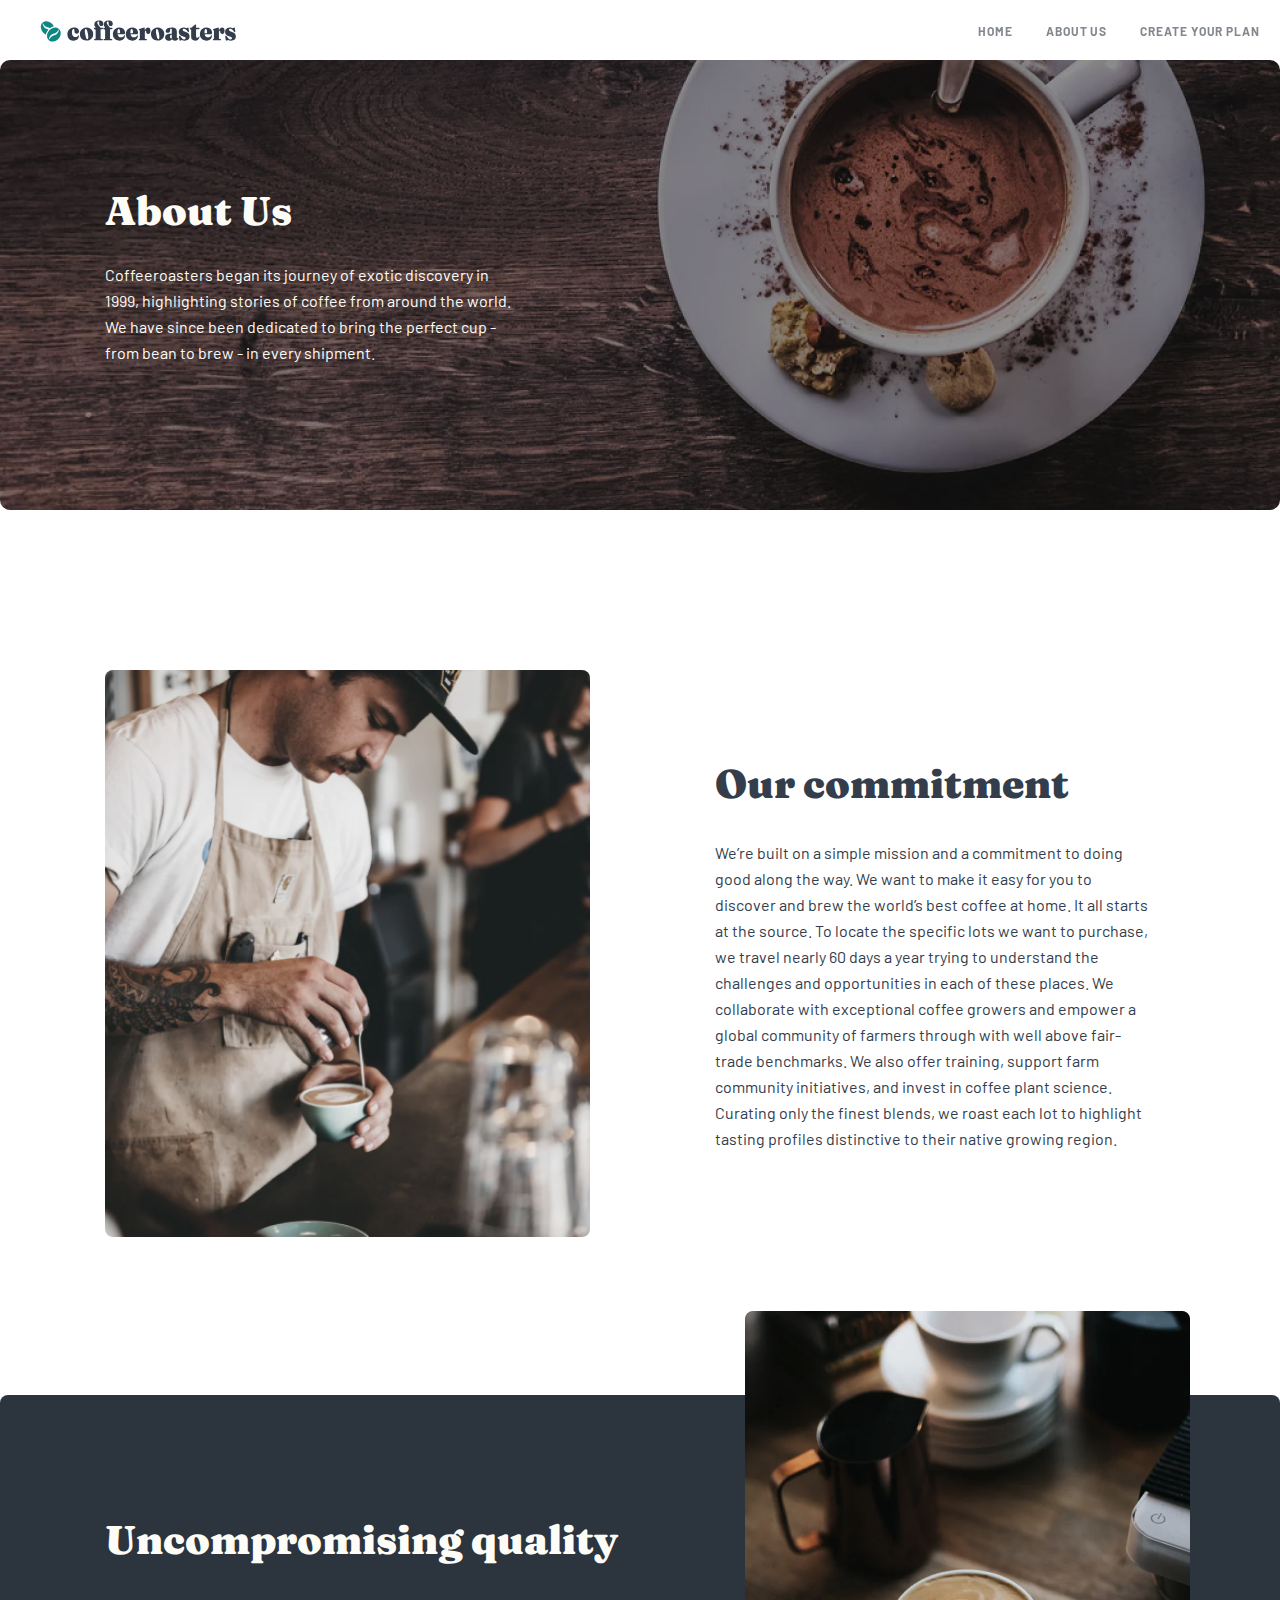
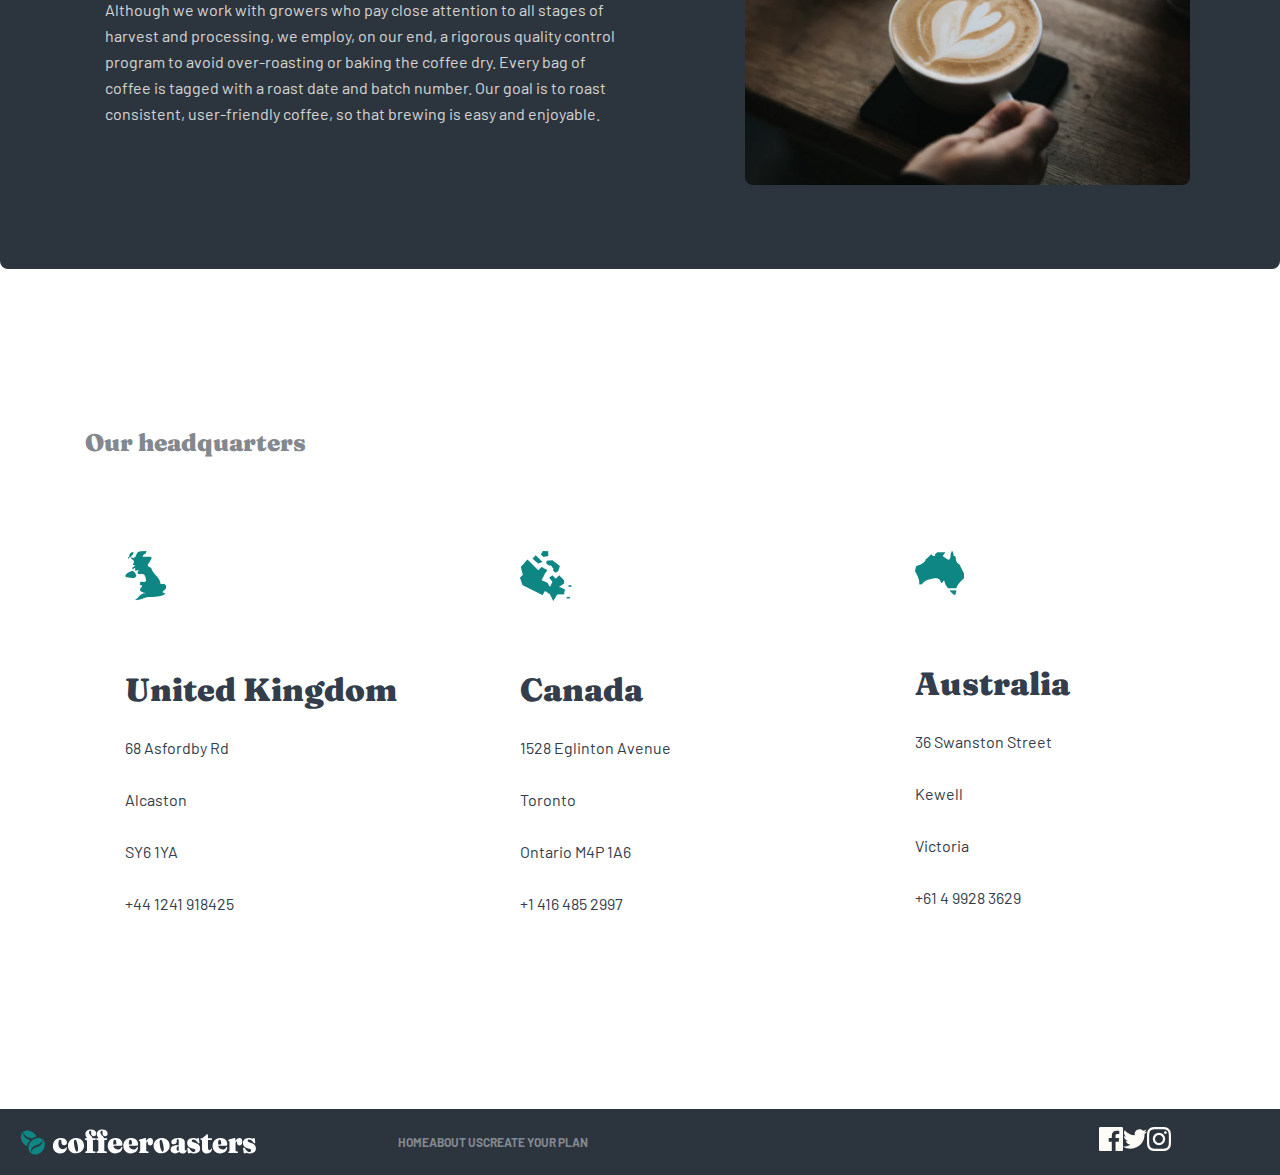
<file: index.html>
<!DOCTYPE html>
<html lang="en">
<head>
    <meta charset="UTF-8">
    <meta name="viewport" content="width=device-width, initial-scale=1.0">
    <link rel="stylesheet" href="./main/main.min.css">
    <title>Cooofffeee</title>
</head>
<body>
    
    <header class="header">
        <div class="container">
            <a class="header__link" href="#">
                <img class="header__logo" src="./img/logo.svg" 
                alt="Rasm Logotip" width="236" height="26">
                <img class="header__response" src="./img/ResponseHeader.svg" 
                alt="Logotip_Responsive" width="163" height="18px">
            </a>

            <nav class="nav">
                <ul class="nav__list">
                    <li class="nav__item">
                        <a class="nav__link" href="#">Home</a>
                    </li>

                    <li class="nav__item">
                        <a class="nav__link" href="#">About Us</a>
                    </li>

                    <li class="nav__item">
                        <a class="nav__link" href="#">Create your Plan</a>
                    </li>
                </ul>
            </nav>

            <button class="nav__button"></button>
        </div>
    </header>

    <main class="main">
        <section class="hero">
            <div class="container">
                <div class="hero__info">
                    <h1 class="hero__info--heading">About Us</h1>
                    <p class="hero__info--text">Coffeeroasters began its journey of exotic discovery in 1999, highlighting stories of coffee from around the world. We have since been dedicated to bring the perfect cup - from bean to brew - in every shipment.</p>
                </div>
            </div>
        </section>

        <section class="about">
            <div class="container">
                <img class="about__img" src="./img/Coffee_Preparing.png"
                 alt="Coffee_Worker" width="485" height="606">

                <div class="about__info">
                    <h2 class="about__heading">Our commitment</h2>
                    <p class="about__text">We’re built on a simple mission and a commitment to doing good along the way. We want to make it easy for you to discover and brew the world’s best coffee at home. It all starts at the source. To locate the specific lots we want to purchase, we travel nearly 60 days a year trying to understand the challenges and opportunities in each of these places. We collaborate with exceptional coffee growers and empower a global community of farmers through with well above fair-trade benchmarks. We also offer training, support farm community initiatives, and invest in coffee plant science. Curating only the finest blends, we roast each lot to highlight tasting profiles distinctive to their native growing region.</p>
                </div>
            </div>
        </section>

        <section class="fizik">
            <div class="container">
                <div class="fizik__image"></div>

                <div class="fizik__info">
                    <h2 class="fizik__heading">Uncompromising quality</h2>
                    <p class="fizik__text">Although we work with growers who pay close attention to all stages of harvest and processing, we employ, on our end, a rigorous quality control program to avoid over-roasting or baking the coffee dry. Every bag of coffee is tagged with a roast date and batch number. Our goal is to roast consistent, user-friendly coffee, so that brewing is easy and enjoyable.</p>
                </div>
            </div>
        </section>

        <section class="mouse">
            <div class="container">
                <h2 class="mouse__title">Our headquarters</h2>

                <ul class="mouse__list">
                    <li class="mouse__item">
                        <img class="mouse__img" src="./img/United_Kingdom.png" alt="Coffee_Map">
                        <h2 class="mouse__heading">United Kingdom</h2>
                        <p class="mouse__text">68 Asfordby Rd <br><br>
                            Alcaston <br><br>
                            SY6 1YA <br> <br>
                            +44 1241 918425</p>
                    </li>

                    <li class="mouse__item">
                        <img class="mouse__img" src="./img/Canada.png" alt="Coffee_Map">
                        <h2 class="mouse__heading">Canada</h2>
                        <p class="mouse__text">1528  Eglinton Avenue <br><br>
                            Toronto <br><br>
                            Ontario M4P 1A6 <br><br>
                            +1 416 485 2997</p>
                    </li>

                    <li class="mouse__item">
                        <img class="mouse__img" src="./img/Australia.png" alt="Coffee_Map">
                        <h2 class="mouse__heading">Australia</h2>
                        <p class="mouse__text">36 Swanston Street <br><br>
                            Kewell <br><br>
                            Victoria <br><br>
                            +61 4 9928 3629</p>
                    </li>
                </ul>
            </div>
        </section>
    </main>

    <footer class="footer">
        <div class="container">
            <a class="footer__link" href="#">
                <img class="footer__img" src="./img/FooterLogo.svg" 
                alt="logo" width="236" height="26">
            </a>

            <nav class="november">
                <ul class="november__list">
                    <li class="november__item">
                        <a class="november__link" href="#">Home</a>
                    </li>

                    <li class="november__item">
                        <a class="november__link" href="#">About Us</a>
                    </li>

                    <li class="november__item">
                        <a class="november__link" href="#">Create your Plan</a>
                    </li>
                </ul>
            </nav>

            <nav class="november november__info">
                <ul class="november__list">
                    <li class="november__item november__schedule">
                        <a class="nav__link " href="#">
                            <svg width="24" height="24" viewBox="0 0 24 24" fill="none" xmlns="http://www.w3.org/2000/svg">
                                <path d="M22.675 0H1.325C0.593 0 0 0.593 0 1.325V22.676C0 23.407 0.593 24 1.325 24H12.82V14.706H9.692V11.084H12.82V8.413C12.82 5.313 14.713 3.625 17.479 3.625C18.804 3.625 19.942 3.724 20.274 3.768V7.008L18.356 7.009C16.852 7.009 16.561 7.724 16.561 8.772V11.085H20.148L19.681 14.707H16.561V24H22.677C23.407 24 24 23.407 24 22.675V1.325C24 0.593 23.407 0 22.675 0Z" fill="#FEFCF7"/>
                                </svg>                                
                        </a>
                    </li>

                    <li class="november__item november__schedule">
                        <a class="nav__link " href="#">
                            <svg width="24" height="20" viewBox="0 0 24 20" fill="none" xmlns="http://www.w3.org/2000/svg">
                                <path d="M24 2.55705C23.117 2.94905 22.168 3.21305 21.172 3.33205C22.189 2.72305 22.97 1.75805 23.337 0.608047C22.386 1.17205 21.332 1.58205 20.21 1.80305C19.313 0.846047 18.032 0.248047 16.616 0.248047C13.437 0.248047 11.101 3.21405 11.819 6.29305C7.728 6.08805 4.1 4.12805 1.671 1.14905C0.381 3.36205 1.002 6.25705 3.194 7.72305C2.388 7.69705 1.628 7.47605 0.965 7.10705C0.911 9.38805 2.546 11.522 4.914 11.997C4.221 12.185 3.462 12.229 2.69 12.081C3.316 14.037 5.134 15.46 7.29 15.5C5.22 17.123 2.612 17.848 0 17.54C2.179 18.937 4.768 19.752 7.548 19.752C16.69 19.752 21.855 12.031 21.543 5.10605C22.505 4.41105 23.34 3.54405 24 2.55705Z" fill="#FEFCF7"/>
                                </svg>                                
                        </a>
                    </li>

                    <li class="november__item november__schedule">
                        <a class="nav__link " href="#">
                            <svg width="24" height="24" viewBox="0 0 24 24" fill="none" xmlns="http://www.w3.org/2000/svg">
                                <path fill-rule="evenodd" clip-rule="evenodd" d="M12 0C8.741 0 8.333 0.014 7.053 0.072C2.695 0.272 0.273 2.69 0.073 7.052C0.014 8.333 0 8.741 0 12C0 15.259 0.014 15.668 0.072 16.948C0.272 21.306 2.69 23.728 7.052 23.928C8.333 23.986 8.741 24 12 24C15.259 24 15.668 23.986 16.948 23.928C21.302 23.728 23.73 21.31 23.927 16.948C23.986 15.668 24 15.259 24 12C24 8.741 23.986 8.333 23.928 7.053C23.732 2.699 21.311 0.273 16.949 0.073C15.668 0.014 15.259 0 12 0ZM12 2.163C15.204 2.163 15.584 2.175 16.85 2.233C20.102 2.381 21.621 3.924 21.769 7.152C21.827 8.417 21.838 8.797 21.838 12.001C21.838 15.206 21.826 15.585 21.769 16.85C21.62 20.075 20.105 21.621 16.85 21.769C15.584 21.827 15.206 21.839 12 21.839C8.796 21.839 8.416 21.827 7.151 21.769C3.891 21.62 2.38 20.07 2.232 16.849C2.174 15.584 2.162 15.205 2.162 12C2.162 8.796 2.175 8.417 2.232 7.151C2.381 3.924 3.896 2.38 7.151 2.232C8.417 2.175 8.796 2.163 12 2.163ZM5.838 12C5.838 8.597 8.597 5.838 12 5.838C15.403 5.838 18.162 8.597 18.162 12C18.162 15.404 15.403 18.163 12 18.163C8.597 18.163 5.838 15.403 5.838 12ZM12 16C9.791 16 8 14.21 8 12C8 9.791 9.791 8 12 8C14.209 8 16 9.791 16 12C16 14.21 14.209 16 12 16ZM16.965 5.595C16.965 4.8 17.61 4.155 18.406 4.155C19.201 4.155 19.845 4.8 19.845 5.595C19.845 6.39 19.201 7.035 18.406 7.035C17.61 7.035 16.965 6.39 16.965 5.595Z" fill="#FEFCF7"/>
                                </svg>                                
                        </a>
                    </li>
                </ul>
            </nav>
        </div>
    </footer>
</body>
</html>
</file>
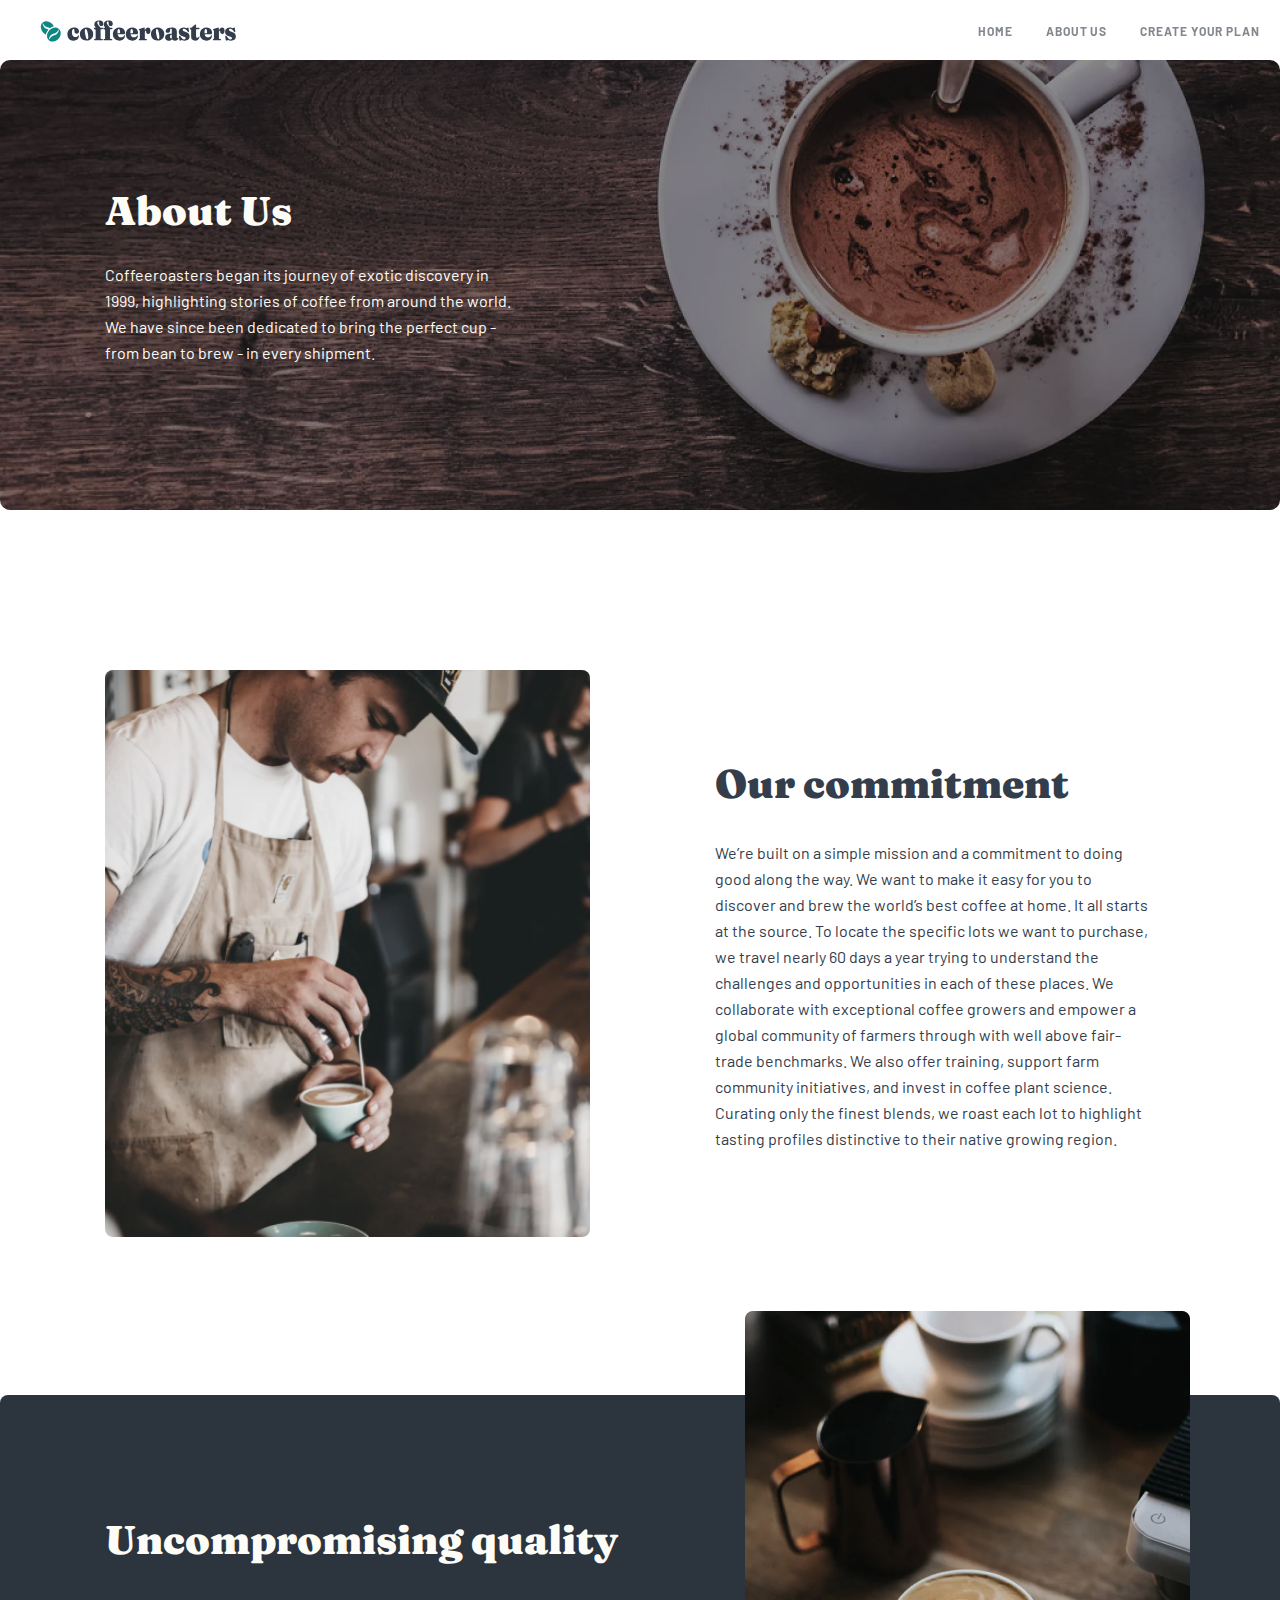
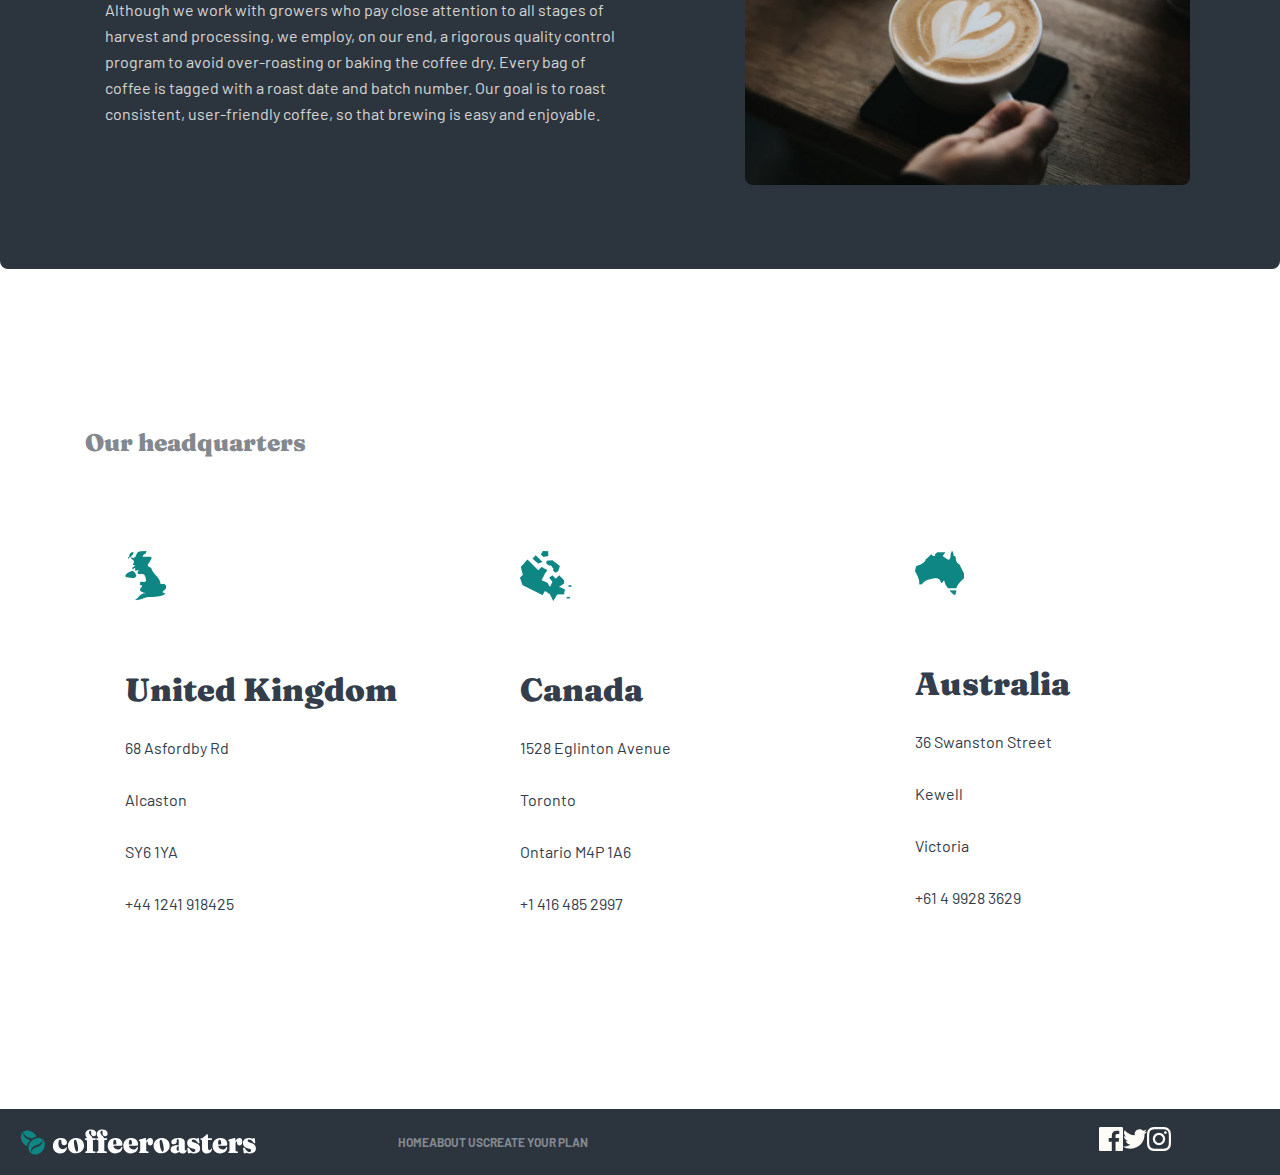
<file: execl/index.html>
<!DOCTYPE html>
<html lang="en">
<head>
    <meta charset="UTF-8">
    <meta name="viewport" content="width=device-width, initial-scale=1.0">
    <link rel="stylesheet" href="./main/main.min.css">
    <title>Cooofffeee</title>
</head>
<body>
    
    <header class="header">
        <div class="container">
            <a class="header__link" href="#">
                <img class="header__logo" src="./img/logo.svg" 
                alt="Rasm Logotip" width="236" height="26">
                <img class="header__response" src="./img/ResponseHeader.svg" 
                alt="Logotip_Responsive" width="163" height="18px">
            </a>

            <nav class="nav">
                <ul class="nav__list">
                    <li class="nav__item">
                        <a class="nav__link" href="#">Home</a>
                    </li>

                    <li class="nav__item">
                        <a class="nav__link" href="#">About Us</a>
                    </li>

                    <li class="nav__item">
                        <a class="nav__link" href="#">Create your Plan</a>
                    </li>
                </ul>
            </nav>

            <button class="nav__button"></button>
        </div>
    </header>

    <main class="main">
        <section class="hero">
            <div class="container">
                <div class="hero__info">
                    <h1 class="hero__info--heading">About Us</h1>
                    <p class="hero__info--text">Coffeeroasters began its journey of exotic discovery in 1999, highlighting stories of coffee from around the world. We have since been dedicated to bring the perfect cup - from bean to brew - in every shipment.</p>
                </div>
            </div>
        </section>

        <section class="about">
            <div class="container">
                <img class="about__img" src="./img/Coffee_Preparing.png"
                 alt="Coffee_Worker" width="485" height="606">

                <div class="about__info">
                    <h2 class="about__heading">Our commitment</h2>
                    <p class="about__text">We’re built on a simple mission and a commitment to doing good along the way. We want to make it easy for you to discover and brew the world’s best coffee at home. It all starts at the source. To locate the specific lots we want to purchase, we travel nearly 60 days a year trying to understand the challenges and opportunities in each of these places. We collaborate with exceptional coffee growers and empower a global community of farmers through with well above fair-trade benchmarks. We also offer training, support farm community initiatives, and invest in coffee plant science. Curating only the finest blends, we roast each lot to highlight tasting profiles distinctive to their native growing region.</p>
                </div>
            </div>
        </section>

        <section class="fizik">
            <div class="container">
                <div class="fizik__image"></div>

                <div class="fizik__info">
                    <h2 class="fizik__heading">Uncompromising quality</h2>
                    <p class="fizik__text">Although we work with growers who pay close attention to all stages of harvest and processing, we employ, on our end, a rigorous quality control program to avoid over-roasting or baking the coffee dry. Every bag of coffee is tagged with a roast date and batch number. Our goal is to roast consistent, user-friendly coffee, so that brewing is easy and enjoyable.</p>
                </div>
            </div>
        </section>

        <section class="mouse">
            <div class="container">
                <h2 class="mouse__title">Our headquarters</h2>

                <ul class="mouse__list">
                    <li class="mouse__item">
                        <img class="mouse__img" src="./img/United_Kingdom.png" alt="Coffee_Map">
                        <h2 class="mouse__heading">United Kingdom</h2>
                        <p class="mouse__text">68 Asfordby Rd <br><br>
                            Alcaston <br><br>
                            SY6 1YA <br> <br>
                            +44 1241 918425</p>
                    </li>

                    <li class="mouse__item">
                        <img class="mouse__img" src="./img/Canada.png" alt="Coffee_Map">
                        <h2 class="mouse__heading">Canada</h2>
                        <p class="mouse__text">1528  Eglinton Avenue <br><br>
                            Toronto <br><br>
                            Ontario M4P 1A6 <br><br>
                            +1 416 485 2997</p>
                    </li>

                    <li class="mouse__item">
                        <img class="mouse__img" src="./img/Australia.png" alt="Coffee_Map">
                        <h2 class="mouse__heading">Australia</h2>
                        <p class="mouse__text">36 Swanston Street <br><br>
                            Kewell <br><br>
                            Victoria <br><br>
                            +61 4 9928 3629</p>
                    </li>
                </ul>
            </div>
        </section>
    </main>

    <footer class="footer">
        <div class="container">
            <a class="footer__link" href="#">
                <img class="footer__img" src="./img/FooterLogo.svg" 
                alt="logo" width="236" height="26">
            </a>

            <nav class="november">
                <ul class="november__list">
                    <li class="november__item">
                        <a class="november__link" href="#">Home</a>
                    </li>

                    <li class="november__item">
                        <a class="november__link" href="#">About Us</a>
                    </li>

                    <li class="november__item">
                        <a class="november__link" href="#">Create your Plan</a>
                    </li>
                </ul>
            </nav>

            <nav class="november november__info">
                <ul class="november__list">
                    <li class="november__item november__schedule">
                        <a class="nav__link " href="#">
                            <svg width="24" height="24" viewBox="0 0 24 24" fill="none" xmlns="http://www.w3.org/2000/svg">
                                <path d="M22.675 0H1.325C0.593 0 0 0.593 0 1.325V22.676C0 23.407 0.593 24 1.325 24H12.82V14.706H9.692V11.084H12.82V8.413C12.82 5.313 14.713 3.625 17.479 3.625C18.804 3.625 19.942 3.724 20.274 3.768V7.008L18.356 7.009C16.852 7.009 16.561 7.724 16.561 8.772V11.085H20.148L19.681 14.707H16.561V24H22.677C23.407 24 24 23.407 24 22.675V1.325C24 0.593 23.407 0 22.675 0Z" fill="#FEFCF7"/>
                                </svg>                                
                        </a>
                    </li>

                    <li class="november__item november__schedule">
                        <a class="nav__link " href="#">
                            <svg width="24" height="20" viewBox="0 0 24 20" fill="none" xmlns="http://www.w3.org/2000/svg">
                                <path d="M24 2.55705C23.117 2.94905 22.168 3.21305 21.172 3.33205C22.189 2.72305 22.97 1.75805 23.337 0.608047C22.386 1.17205 21.332 1.58205 20.21 1.80305C19.313 0.846047 18.032 0.248047 16.616 0.248047C13.437 0.248047 11.101 3.21405 11.819 6.29305C7.728 6.08805 4.1 4.12805 1.671 1.14905C0.381 3.36205 1.002 6.25705 3.194 7.72305C2.388 7.69705 1.628 7.47605 0.965 7.10705C0.911 9.38805 2.546 11.522 4.914 11.997C4.221 12.185 3.462 12.229 2.69 12.081C3.316 14.037 5.134 15.46 7.29 15.5C5.22 17.123 2.612 17.848 0 17.54C2.179 18.937 4.768 19.752 7.548 19.752C16.69 19.752 21.855 12.031 21.543 5.10605C22.505 4.41105 23.34 3.54405 24 2.55705Z" fill="#FEFCF7"/>
                                </svg>                                
                        </a>
                    </li>

                    <li class="november__item november__schedule">
                        <a class="nav__link " href="#">
                            <svg width="24" height="24" viewBox="0 0 24 24" fill="none" xmlns="http://www.w3.org/2000/svg">
                                <path fill-rule="evenodd" clip-rule="evenodd" d="M12 0C8.741 0 8.333 0.014 7.053 0.072C2.695 0.272 0.273 2.69 0.073 7.052C0.014 8.333 0 8.741 0 12C0 15.259 0.014 15.668 0.072 16.948C0.272 21.306 2.69 23.728 7.052 23.928C8.333 23.986 8.741 24 12 24C15.259 24 15.668 23.986 16.948 23.928C21.302 23.728 23.73 21.31 23.927 16.948C23.986 15.668 24 15.259 24 12C24 8.741 23.986 8.333 23.928 7.053C23.732 2.699 21.311 0.273 16.949 0.073C15.668 0.014 15.259 0 12 0ZM12 2.163C15.204 2.163 15.584 2.175 16.85 2.233C20.102 2.381 21.621 3.924 21.769 7.152C21.827 8.417 21.838 8.797 21.838 12.001C21.838 15.206 21.826 15.585 21.769 16.85C21.62 20.075 20.105 21.621 16.85 21.769C15.584 21.827 15.206 21.839 12 21.839C8.796 21.839 8.416 21.827 7.151 21.769C3.891 21.62 2.38 20.07 2.232 16.849C2.174 15.584 2.162 15.205 2.162 12C2.162 8.796 2.175 8.417 2.232 7.151C2.381 3.924 3.896 2.38 7.151 2.232C8.417 2.175 8.796 2.163 12 2.163ZM5.838 12C5.838 8.597 8.597 5.838 12 5.838C15.403 5.838 18.162 8.597 18.162 12C18.162 15.404 15.403 18.163 12 18.163C8.597 18.163 5.838 15.403 5.838 12ZM12 16C9.791 16 8 14.21 8 12C8 9.791 9.791 8 12 8C14.209 8 16 9.791 16 12C16 14.21 14.209 16 12 16ZM16.965 5.595C16.965 4.8 17.61 4.155 18.406 4.155C19.201 4.155 19.845 4.8 19.845 5.595C19.845 6.39 19.201 7.035 18.406 7.035C17.61 7.035 16.965 6.39 16.965 5.595Z" fill="#FEFCF7"/>
                                </svg>                                
                        </a>
                    </li>
                </ul>
            </nav>
        </div>
    </footer>
</body>
</html>
</file>
<file: main/main.min.css>
.container {
  max-width: 1320px;
  width: 100%;
  padding: 0px 20px;
  margin: 0 auto;
}

.header {
  position: fixed;
  width: 100%;
  z-index: 1;
}

.header .container {
  display: flex;
  align-items: center;
  justify-content: space-between;
}
.header__logo {
  padding: 20px;
}

.nav__list {
  display: flex;
  align-items: center;
}
.nav__item + .nav__item {
  padding-left: 33px;
}
.nav__link {
  color: #83888F;
  font-family: Barlow;
  font-size: 12px;
  font-style: normal;
  font-weight: 700;
  line-height: 15px;
  letter-spacing: 0.923px;
  text-transform: uppercase;
}
.nav__link:hover {
  color: black;
}

.nav__button {
  display: none;
}

.header__response {
  display: none;
}

@media only screen and (max-width: 634px) {
  .nav {
    display: none;
  }
  .nav__button {
    display: block;
  }
}
@media only screen and (max-width: 450px) {
  .header__logo {
    display: none;
  }
  .header__response {
    display: block;
  }
}
.hero {
  z-index: -1;
  margin-top: 60px;
}
.hero .container {
  width: 1280px;
  height: 450px;
  background-image: url("../img/Coffee_Image.png");
  background-repeat: no-repeat;
  background-size: contain;
  border-radius: 10px;
}

.hero__info {
  width: 500px;
  padding: 0;
  margin: 0;
  padding-top: 100px;
  padding-left: 85px;
}
.hero__info--heading {
  color: #FEFCF7;
  font-family: "Fraunces";
  font-size: 40px;
  font-style: normal;
  font-weight: 900;
  line-height: 48px;
}
.hero__info--text {
  color: #FEFCF7;
  font-family: "Barlow";
  font-size: 16px;
  font-style: normal;
  font-weight: 400;
  line-height: 26px;
}

@media only screen and (-webkit-min-device-pixel-ratio: 2), only screen and (min--moz-device-pixwl-ratio: 2), only screen and (min-device-pixel-ratio: 2), only screen and (min-resolution: 192dpi), only screen and (min-resolution: 2ddpx) {
  .hero .container {
    background-image: url(../img/fake.png);
    width: 1280px;
    height: 450px;
    background-repeat: no-repeat;
    background-size: contain;
    border-radius: 10px;
  }
}
.about {
  z-index: -1;
  margin-top: 160px;
}
.about .container {
  display: flex;
}
.about__img {
  margin-left: 85px;
  border-radius: 8px;
}
.about__info {
  padding-left: 125px;
  padding-top: 90px;
  width: 560px;
}
.about__heading {
  margin: 0;
  padding: 0;
  padding-bottom: 32px;
  color: #333D4B;
  font-family: "Fraunces";
  font-size: 40px;
  font-style: normal;
  font-weight: 900;
  line-height: 48px;
}
.about__text {
  padding: 0;
  margin: 0;
  color: #333D4B;
  font-family: "Barlow";
  font-size: 16px;
  font-style: normal;
  font-weight: 400;
  line-height: 26px;
}

.fizik {
  z-index: -1;
  margin-top: 158px;
}
.fizik .container {
  width: 1280px;
  height: 474px;
  background-color: #2C343E;
  position: relative;
  border-radius: 8px;
}
.fizik__image {
  width: 445px;
  height: 474px;
  background-image: url("../img/Dark_Coffee.png");
  background-repeat: no-repeat;
  background-size: contain;
  position: absolute;
  transform: translate(725px, -84px);
}
.fizik__info {
  width: 599px;
  margin: 0;
  padding: 0;
  padding-left: 85px;
  padding-top: 88px;
}
.fizik__heading {
  color: #FEFCF7;
  font-family: "Fraunces";
  font-size: 40px;
  font-style: normal;
  font-weight: 900;
  line-height: 48px;
}
.fizik__text {
  margin: 0;
  padding: 0;
  color: #FEFCF7;
  font-family: "Barlow";
  font-size: 16px;
  font-style: normal;
  font-weight: 400;
  line-height: 26px;
  opacity: 0.8;
}

.mouse {
  z-index: -1;
  margin-top: 158px;
}
.mouse .container {
  padding-left: 85px;
}
.mouse__title {
  padding-bottom: 72px;
  color: #83888F;
  font-family: "Fraunces";
  font-size: 24px;
  font-style: normal;
  font-weight: 900;
  line-height: 32px;
}
.mouse__list {
  display: grid;
  grid-template-columns: repeat(3, 1fr);
  gap: 50px;
}
.mouse__img {
  margin-bottom: 45px;
}
.mouse__heading {
  color: #333D4B;
  font-family: "Fraunces";
  font-size: 32px;
  font-style: normal;
  font-weight: 900;
  line-height: 36px;
}
.mouse__text {
  color: #333D4B;
  font-family: "Barlow";
  font-size: 16px;
  font-style: normal;
  font-weight: 400;
  line-height: 26px;
}

.footer {
  margin-top: 158px;
  background-color: #2C343E;
}
.footer .container {
  display: flex;
  align-items: center;
}
.footer__img {
  padding: 20px 0px;
}

.november__list {
  display: flex;
  align-items: center;
  margin-left: 102px;
}
.november__item + .navber__item {
  padding-left: 33px;
}
.november__link {
  color: #83888F;
  font-family: "Barlow";
  font-size: 12px;
  font-style: normal;
  font-weight: 700;
  line-height: 15px;
  text-transform: uppercase;
}
.november__link:hover {
  color: black;
}
.november__info {
  margin-left: 369px;
}
.november__schedule + .navber__schedule {
  margin-left: 24px;
}
.november path {
  transition: all 0.7s ease;
}
.november path:hover {
  fill: yellowgreen;
}

/* barlow-regular - latin */
@font-face {
  font-display: swap; /* Check https://developer.mozilla.org/en-US/docs/Web/CSS/@font-face/font-display for other options. */
  font-family: "Barlow";
  font-style: normal;
  font-weight: 400;
  src: url("../fonts/barlow-v12-latin-regular.woff2") format("woff2"); /* Chrome 36+, Opera 23+, Firefox 39+, Safari 12+, iOS 10+ */
}
/* barlow-700 - latin */
@font-face {
  font-display: swap; /* Check https://developer.mozilla.org/en-US/docs/Web/CSS/@font-face/font-display for other options. */
  font-family: "Barlow";
  font-style: normal;
  font-weight: 700;
  src: url("../fonts/barlow-v12-latin-700.woff2") format("woff2"); /* Chrome 36+, Opera 23+, Firefox 39+, Safari 12+, iOS 10+ */
}
/* fraunces-regular - latin */
@font-face {
  font-display: swap; /* Check https://developer.mozilla.org/en-US/docs/Web/CSS/@font-face/font-display for other options. */
  font-family: "Fraunces";
  font-style: normal;
  font-weight: 400;
  src: url("../fonts/fraunces-v31-latin-regular.woff2") format("woff2"); /* Chrome 36+, Opera 23+, Firefox 39+, Safari 12+, iOS 10+ */
}
/* fraunces-900 - latin */
@font-face {
  font-display: swap; /* Check https://developer.mozilla.org/en-US/docs/Web/CSS/@font-face/font-display for other options. */
  font-family: "Fraunces";
  font-style: normal;
  font-weight: 900;
  src: url("../fonts/fraunces-v31-latin-900.woff2") format("woff2"); /* Chrome 36+, Opera 23+, Firefox 39+, Safari 12+, iOS 10+ */
}
html {
  height: 100%;
  box-sizing: border-box;
}

*,
*::before,
*::after {
  box-sizing: inherit;
  scroll-behavior: smooth;
}

.visually-hidden {
  position: absolute;
  width: 1px;
  height: 1px;
  margin: -1px;
  border: 0;
  padding: 0;
  clip: rect(0 0 0 0);
  overflow: hidden;
}

body {
  height: 100%;
  display: flex;
  flex-direction: column;
  margin: 0;
  padding: 0;
  font-family: "Open Sans", "Arial", "sans-serif";
  font-size: 18px;
  line-height: normal;
}

img {
  max-width: 100%;
  height: auto;
  vertical-align: middle;
  -o-object-fit: cover;
     object-fit: cover;
}

form {
  margin-left: 40px;
}

button {
  margin-bottom: 200px;
  display: inline-block;
}

li, a {
  list-style-type: none;
  text-decoration: none;
}

html {
  line-height: 1.15;
  -webkit-text-size-adjust: 100%;
}

body {
  margin: 0;
}

main {
  display: block;
}

h1 {
  font-size: 2em;
  margin: 0.67em 0;
}

hr {
  box-sizing: content-box;
  height: 0;
  overflow: visible;
}

pre {
  font-family: monospace, monospace;
  font-size: 1em;
}

a {
  background-color: transparent;
}

abbr[title] {
  border-bottom: none;
  text-decoration: underline;
  -webkit-text-decoration: underline dotted;
          text-decoration: underline dotted;
}

b,
strong {
  font-weight: bolder;
}

code,
kbd,
samp {
  font-family: monospace, monospace;
  font-size: 1em;
}

small {
  font-size: 80%;
}

sub,
sup {
  font-size: 75%;
  line-height: 0;
  position: relative;
  vertical-align: baseline;
}

sub {
  bottom: -0.25em;
}

sup {
  top: -0.5em;
}

img {
  border-style: none;
}

button,
input,
optgroup,
select,
textarea {
  font-family: inherit;
  font-size: 100%;
  line-height: 1.15;
  margin: 0;
}

button,
input {
  overflow: visible;
}

button,
select {
  text-transform: none;
}

button::-moz-focus-inner,
[type=button]::-moz-focus-inner,
[type=reset]::-moz-focus-inner,
[type=submit]::-moz-focus-inner {
  border-style: none;
  padding: 0;
}

fieldset {
  padding: 0.35em 0.75em 0.625em;
}

legend {
  box-sizing: border-box;
  color: inherit;
  display: table;
  max-width: 100%;
  padding: 0;
  white-space: normal;
}

progress {
  vertical-align: baseline;
}

textarea {
  overflow: auto;
}

[type=checkbox],
[type=radio] {
  box-sizing: border-box;
  padding: 0;
}

[type=number]::-webkit-inner-spin-button,
[type=number]::-webkit-outer-spin-button {
  height: auto;
}

[type=search]::-webkit-search-decoration {
  -webkit-appearance: none;
}

::-webkit-file-upload-button {
  -webkit-appearance: button;
  font: inherit;
}

details {
  display: block;
}

summary {
  display: list-item;
}

template {
  display: none;
}

[hidden] {
  display: none;
}/*# sourceMappingURL=main.min.css.map */
</file>
<file: execl/main/main.min.css>
.container {
  max-width: 1320px;
  width: 100%;
  padding: 0px 20px;
  margin: 0 auto;
}

.header {
  position: fixed;
  width: 100%;
  z-index: 1;
}

.header .container {
  display: flex;
  align-items: center;
  justify-content: space-between;
}
.header__logo {
  padding: 20px;
}

.nav__list {
  display: flex;
  align-items: center;
}
.nav__item + .nav__item {
  padding-left: 33px;
}
.nav__link {
  color: #83888F;
  font-family: Barlow;
  font-size: 12px;
  font-style: normal;
  font-weight: 700;
  line-height: 15px;
  letter-spacing: 0.923px;
  text-transform: uppercase;
}
.nav__link:hover {
  color: black;
}

.nav__button {
  display: none;
}

.header__response {
  display: none;
}

@media only screen and (max-width: 634px) {
  .nav {
    display: none;
  }
  .nav__button {
    display: block;
  }
}
@media only screen and (max-width: 450px) {
  .header__logo {
    display: none;
  }
  .header__response {
    display: block;
  }
}
.hero {
  z-index: -1;
  margin-top: 60px;
}
.hero .container {
  width: 1280px;
  height: 450px;
  background-image: url("../img/Coffee_Image.png");
  background-repeat: no-repeat;
  background-size: contain;
  border-radius: 10px;
}

.hero__info {
  width: 500px;
  padding: 0;
  margin: 0;
  padding-top: 100px;
  padding-left: 85px;
}
.hero__info--heading {
  color: #FEFCF7;
  font-family: "Fraunces";
  font-size: 40px;
  font-style: normal;
  font-weight: 900;
  line-height: 48px;
}
.hero__info--text {
  color: #FEFCF7;
  font-family: "Barlow";
  font-size: 16px;
  font-style: normal;
  font-weight: 400;
  line-height: 26px;
}

@media only screen and (-webkit-min-device-pixel-ratio: 2), only screen and (min--moz-device-pixwl-ratio: 2), only screen and (min-device-pixel-ratio: 2), only screen and (min-resolution: 192dpi), only screen and (min-resolution: 2ddpx) {
  .hero .container {
    background-image: url(../img/fake.png);
    width: 1280px;
    height: 450px;
    background-repeat: no-repeat;
    background-size: contain;
    border-radius: 10px;
  }
}
.about {
  z-index: -1;
  margin-top: 160px;
}
.about .container {
  display: flex;
}
.about__img {
  margin-left: 85px;
  border-radius: 8px;
}
.about__info {
  padding-left: 125px;
  padding-top: 90px;
  width: 560px;
}
.about__heading {
  margin: 0;
  padding: 0;
  padding-bottom: 32px;
  color: #333D4B;
  font-family: "Fraunces";
  font-size: 40px;
  font-style: normal;
  font-weight: 900;
  line-height: 48px;
}
.about__text {
  padding: 0;
  margin: 0;
  color: #333D4B;
  font-family: "Barlow";
  font-size: 16px;
  font-style: normal;
  font-weight: 400;
  line-height: 26px;
}

.fizik {
  z-index: -1;
  margin-top: 158px;
}
.fizik .container {
  width: 1280px;
  height: 474px;
  background-color: #2C343E;
  position: relative;
  border-radius: 8px;
}
.fizik__image {
  width: 445px;
  height: 474px;
  background-image: url("../img/Dark_Coffee.png");
  background-repeat: no-repeat;
  background-size: contain;
  position: absolute;
  transform: translate(725px, -84px);
}
.fizik__info {
  width: 599px;
  margin: 0;
  padding: 0;
  padding-left: 85px;
  padding-top: 88px;
}
.fizik__heading {
  color: #FEFCF7;
  font-family: "Fraunces";
  font-size: 40px;
  font-style: normal;
  font-weight: 900;
  line-height: 48px;
}
.fizik__text {
  margin: 0;
  padding: 0;
  color: #FEFCF7;
  font-family: "Barlow";
  font-size: 16px;
  font-style: normal;
  font-weight: 400;
  line-height: 26px;
  opacity: 0.8;
}

.mouse {
  z-index: -1;
  margin-top: 158px;
}
.mouse .container {
  padding-left: 85px;
}
.mouse__title {
  padding-bottom: 72px;
  color: #83888F;
  font-family: "Fraunces";
  font-size: 24px;
  font-style: normal;
  font-weight: 900;
  line-height: 32px;
}
.mouse__list {
  display: grid;
  grid-template-columns: repeat(3, 1fr);
  gap: 50px;
}
.mouse__img {
  margin-bottom: 45px;
}
.mouse__heading {
  color: #333D4B;
  font-family: "Fraunces";
  font-size: 32px;
  font-style: normal;
  font-weight: 900;
  line-height: 36px;
}
.mouse__text {
  color: #333D4B;
  font-family: "Barlow";
  font-size: 16px;
  font-style: normal;
  font-weight: 400;
  line-height: 26px;
}

.footer {
  margin-top: 158px;
  background-color: #2C343E;
}
.footer .container {
  display: flex;
  align-items: center;
}
.footer__img {
  padding: 20px 0px;
}

.november__list {
  display: flex;
  align-items: center;
  margin-left: 102px;
}
.november__item + .navber__item {
  padding-left: 33px;
}
.november__link {
  color: #83888F;
  font-family: "Barlow";
  font-size: 12px;
  font-style: normal;
  font-weight: 700;
  line-height: 15px;
  text-transform: uppercase;
}
.november__link:hover {
  color: black;
}
.november__info {
  margin-left: 369px;
}
.november__schedule + .navber__schedule {
  margin-left: 24px;
}
.november path {
  transition: all 0.7s ease;
}
.november path:hover {
  fill: yellowgreen;
}

/* barlow-regular - latin */
@font-face {
  font-display: swap; /* Check https://developer.mozilla.org/en-US/docs/Web/CSS/@font-face/font-display for other options. */
  font-family: "Barlow";
  font-style: normal;
  font-weight: 400;
  src: url("../fonts/barlow-v12-latin-regular.woff2") format("woff2"); /* Chrome 36+, Opera 23+, Firefox 39+, Safari 12+, iOS 10+ */
}
/* barlow-700 - latin */
@font-face {
  font-display: swap; /* Check https://developer.mozilla.org/en-US/docs/Web/CSS/@font-face/font-display for other options. */
  font-family: "Barlow";
  font-style: normal;
  font-weight: 700;
  src: url("../fonts/barlow-v12-latin-700.woff2") format("woff2"); /* Chrome 36+, Opera 23+, Firefox 39+, Safari 12+, iOS 10+ */
}
/* fraunces-regular - latin */
@font-face {
  font-display: swap; /* Check https://developer.mozilla.org/en-US/docs/Web/CSS/@font-face/font-display for other options. */
  font-family: "Fraunces";
  font-style: normal;
  font-weight: 400;
  src: url("../fonts/fraunces-v31-latin-regular.woff2") format("woff2"); /* Chrome 36+, Opera 23+, Firefox 39+, Safari 12+, iOS 10+ */
}
/* fraunces-900 - latin */
@font-face {
  font-display: swap; /* Check https://developer.mozilla.org/en-US/docs/Web/CSS/@font-face/font-display for other options. */
  font-family: "Fraunces";
  font-style: normal;
  font-weight: 900;
  src: url("../fonts/fraunces-v31-latin-900.woff2") format("woff2"); /* Chrome 36+, Opera 23+, Firefox 39+, Safari 12+, iOS 10+ */
}
html {
  height: 100%;
  box-sizing: border-box;
}

*,
*::before,
*::after {
  box-sizing: inherit;
  scroll-behavior: smooth;
}

.visually-hidden {
  position: absolute;
  width: 1px;
  height: 1px;
  margin: -1px;
  border: 0;
  padding: 0;
  clip: rect(0 0 0 0);
  overflow: hidden;
}

body {
  height: 100%;
  display: flex;
  flex-direction: column;
  margin: 0;
  padding: 0;
  font-family: "Open Sans", "Arial", "sans-serif";
  font-size: 18px;
  line-height: normal;
}

img {
  max-width: 100%;
  height: auto;
  vertical-align: middle;
  -o-object-fit: cover;
     object-fit: cover;
}

form {
  margin-left: 40px;
}

button {
  margin-bottom: 200px;
  display: inline-block;
}

li, a {
  list-style-type: none;
  text-decoration: none;
}

html {
  line-height: 1.15;
  -webkit-text-size-adjust: 100%;
}

body {
  margin: 0;
}

main {
  display: block;
}

h1 {
  font-size: 2em;
  margin: 0.67em 0;
}

hr {
  box-sizing: content-box;
  height: 0;
  overflow: visible;
}

pre {
  font-family: monospace, monospace;
  font-size: 1em;
}

a {
  background-color: transparent;
}

abbr[title] {
  border-bottom: none;
  text-decoration: underline;
  -webkit-text-decoration: underline dotted;
          text-decoration: underline dotted;
}

b,
strong {
  font-weight: bolder;
}

code,
kbd,
samp {
  font-family: monospace, monospace;
  font-size: 1em;
}

small {
  font-size: 80%;
}

sub,
sup {
  font-size: 75%;
  line-height: 0;
  position: relative;
  vertical-align: baseline;
}

sub {
  bottom: -0.25em;
}

sup {
  top: -0.5em;
}

img {
  border-style: none;
}

button,
input,
optgroup,
select,
textarea {
  font-family: inherit;
  font-size: 100%;
  line-height: 1.15;
  margin: 0;
}

button,
input {
  overflow: visible;
}

button,
select {
  text-transform: none;
}

button::-moz-focus-inner,
[type=button]::-moz-focus-inner,
[type=reset]::-moz-focus-inner,
[type=submit]::-moz-focus-inner {
  border-style: none;
  padding: 0;
}

fieldset {
  padding: 0.35em 0.75em 0.625em;
}

legend {
  box-sizing: border-box;
  color: inherit;
  display: table;
  max-width: 100%;
  padding: 0;
  white-space: normal;
}

progress {
  vertical-align: baseline;
}

textarea {
  overflow: auto;
}

[type=checkbox],
[type=radio] {
  box-sizing: border-box;
  padding: 0;
}

[type=number]::-webkit-inner-spin-button,
[type=number]::-webkit-outer-spin-button {
  height: auto;
}

[type=search]::-webkit-search-decoration {
  -webkit-appearance: none;
}

::-webkit-file-upload-button {
  -webkit-appearance: button;
  font: inherit;
}

details {
  display: block;
}

summary {
  display: list-item;
}

template {
  display: none;
}

[hidden] {
  display: none;
}/*# sourceMappingURL=main.min.css.map */
</file>
